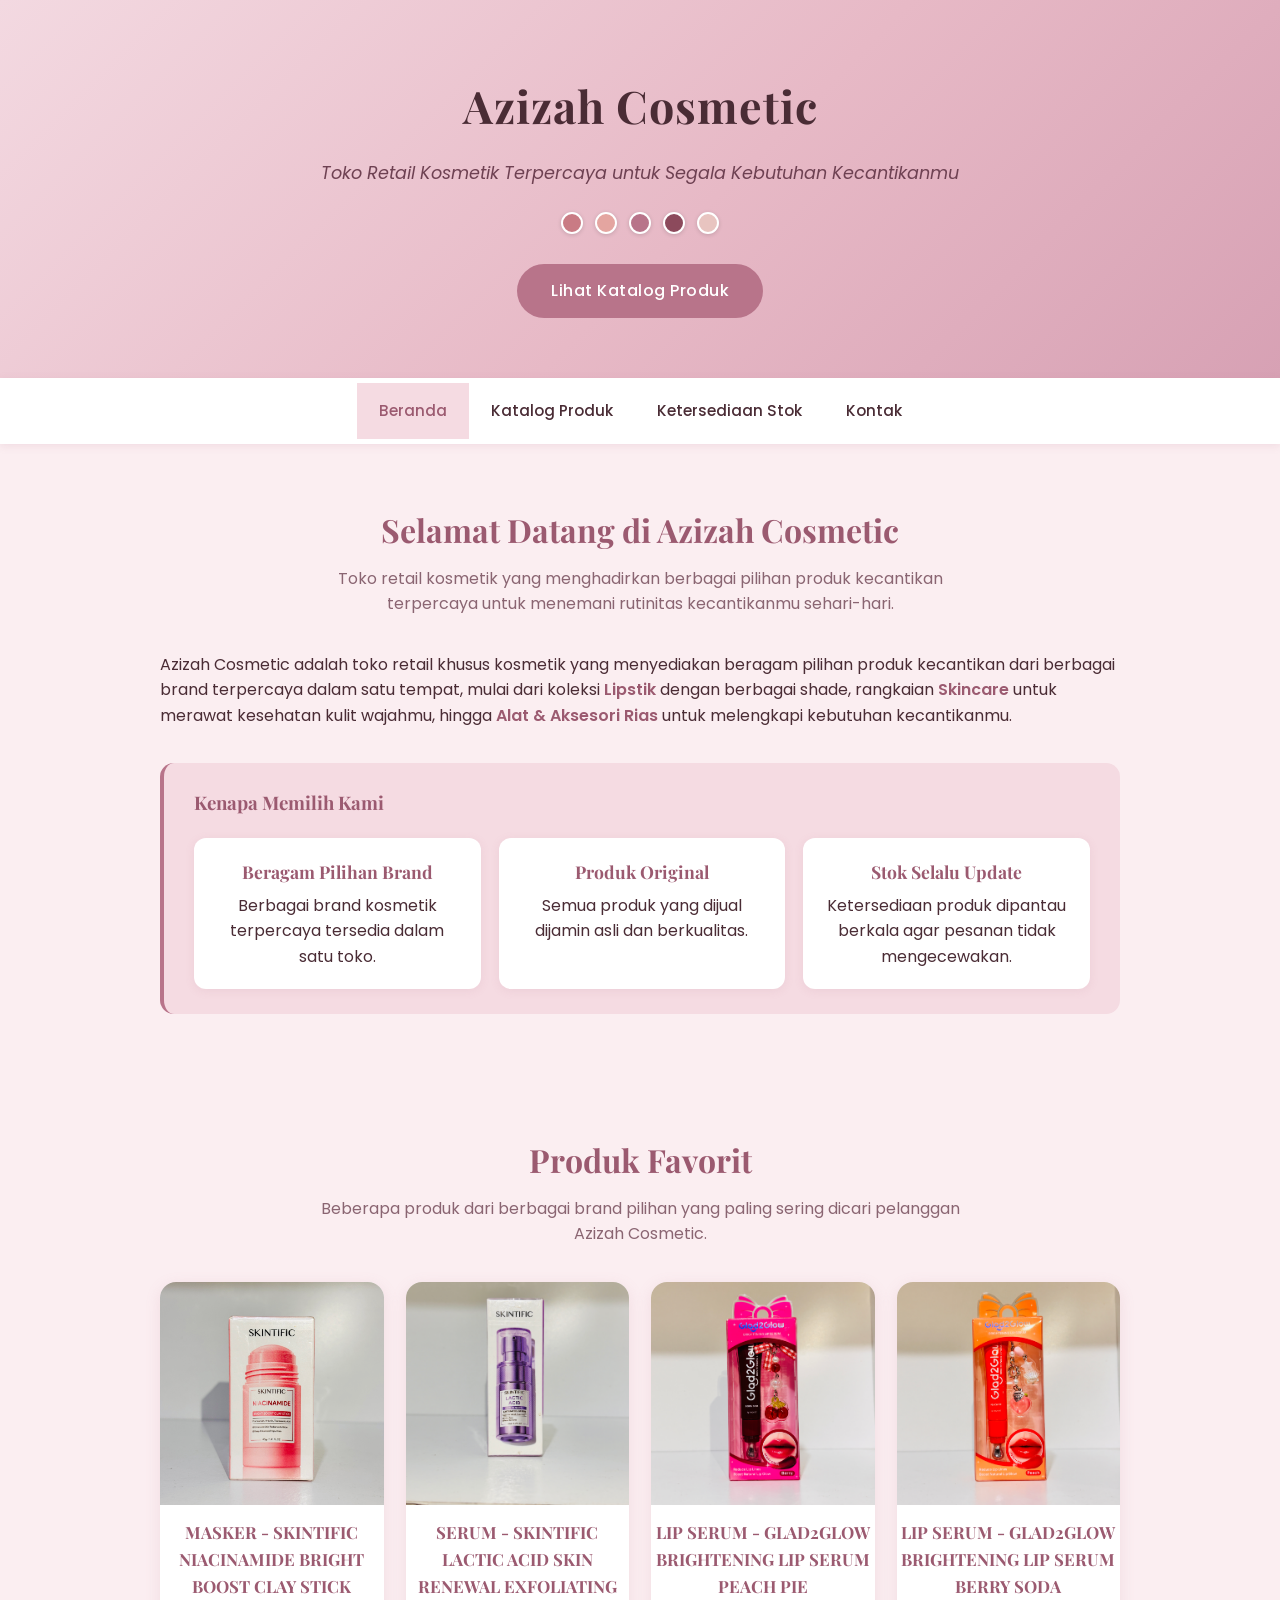
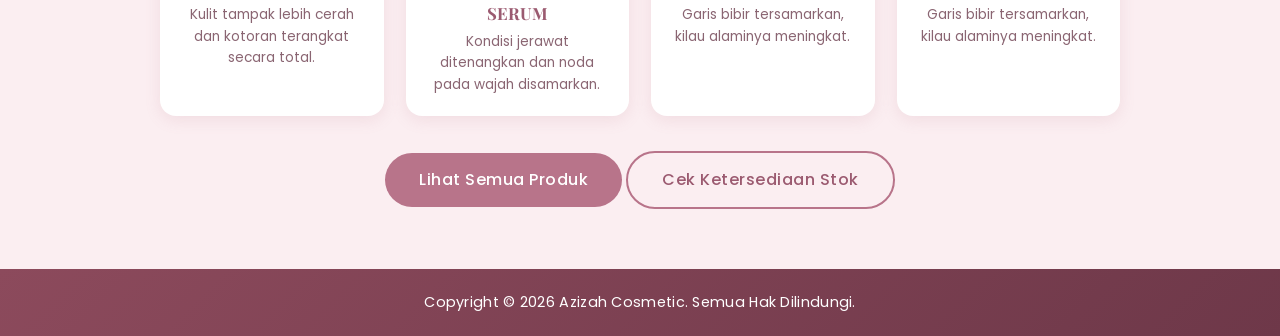
<file: index.html>
<!DOCTYPE html>
<html lang="id">
<head>
<meta charset="UTF-8">
<meta name="viewport" content="width=device-width, initial-scale=1.0">
<title>Azizah Cosmetic - Beranda</title>
<link rel="preconnect" href="https://fonts.googleapis.com">
<link href="https://fonts.googleapis.com/css2?family=Playfair+Display:ital,wght@0,500;0,600;0,700;1,500&family=Poppins:wght@300;400;500;600&display=swap" rel="stylesheet">
<link rel="stylesheet" href="style.css">
<style>
  /* Menimpa aturan dari style.css agar rasio 1:1 bisa berjalan */
  .produk-card .swatch-preview {
    position: relative;
    overflow: hidden;
    aspect-ratio: 1 / 1 !important; /* Memaksa kotak menjadi persegi 1:1 */
    width: 100%;
    height: auto !important; /* Membatalkan aturan height: 110px di style.css */
  }
  
  .produk-foto {
    width: 100%;
    height: 100%;
    object-fit: cover;
    display: block;
  }
  
  .produk-card .swatch-preview span {
    display: none;
    width: 100%;
    height: 100%;
  }
</style>
</head>
<body>

<header id="beranda">
  <h1>Azizah Cosmetic</h1>
  <p class="tagline">Toko Retail Kosmetik Terpercaya untuk Segala Kebutuhan Kecantikanmu</p>
  <div class="swatches">
    <span class="swatch-1"></span>
    <span class="swatch-2"></span>
    <span class="swatch-3"></span>
    <span class="swatch-4"></span>
    <span class="swatch-5"></span>
  </div>
  <a href="katalog.html" class="cta-button">Lihat Katalog Produk</a>
</header>

<nav class="menu">
  <a href="index.html" class="active">Beranda</a>
  <a href="katalog.html">Katalog Produk</a>
  <a href="stok.html">Ketersediaan Stok</a>
  <a href="kontak.html">Kontak</a>
</nav>

<section id="tentang">
  <h2 id="judul">Selamat Datang di Azizah Cosmetic</h2>
  <p class="subheading">
    Toko retail kosmetik yang menghadirkan berbagai pilihan produk kecantikan terpercaya
    untuk menemani rutinitas kecantikanmu sehari-hari.
  </p>
  <p>
    Azizah Cosmetic adalah toko retail khusus kosmetik yang menyediakan beragam pilihan
    produk kecantikan dari berbagai brand terpercaya dalam satu tempat, mulai dari koleksi
    <span class="highlight">Lipstik</span> dengan berbagai shade, rangkaian
    <span class="highlight">Skincare</span> untuk merawat kesehatan kulit wajahmu, hingga
    <span class="highlight">Alat & Aksesori Rias</span> untuk melengkapi kebutuhan
    kecantikanmu.
  </p>

  <div class="info-box">
    <h3>Kenapa Memilih Kami</h3>
    <div class="keunggulan">
      <div class="item">
        <strong>Beragam Pilihan Brand</strong>
        Berbagai brand kosmetik terpercaya tersedia dalam satu toko.
      </div>
      <div class="item">
        <strong>Produk Original</strong>
        Semua produk yang dijual dijamin asli dan berkualitas.
      </div>
      <div class="item">
        <strong>Stok Selalu Update</strong>
        Ketersediaan produk dipantau berkala agar pesanan tidak mengecewakan.
      </div>
    </div>
  </div>
</section>

<section id="produk-favorit">
  <h2 id="judul">Produk Favorit</h2>
  <p class="subheading">
    Beberapa produk dari berbagai brand pilihan yang paling sering dicari pelanggan
    Azizah Cosmetic.
  </p>
  <div class="produk-grid">
    <div class="produk-card">
      <div class="swatch-preview" style="background:#FBEEF1;">
        <img src="3.JPG" alt="Lipstik Matte - Rose Nude" class="produk-foto" onerror="this.style.display='none'; this.nextElementSibling.style.display='block';">
      </div>
      <h4>MASKER - SKINTIFIC NIACINAMIDE BRIGHT BOOST CLAY STICK</h4>
      <p>Kulit tampak lebih cerah dan kotoran terangkat secara total.</p>
    </div>
    <div class="produk-card">
      <div class="swatch-preview" style="background:#FBEEF1;">
        <img src="4.JPG" alt="Lipstik Matte - Rose Nude" class="produk-foto" onerror="this.style.display='none'; this.nextElementSibling.style.display='block';">
      </div>
      <h4>SERUM - SKINTIFIC LACTIC ACID SKIN RENEWAL EXFOLIATING SERUM</h4>
      <p>Kondisi jerawat ditenangkan dan noda pada wajah disamarkan.</p>
    </div>
   <div class="produk-card">
      <div class="swatch-preview" style="background:#FBEEF1;">
        <img src="7.JPG" alt="Lipstik Matte - Rose Nude" class="produk-foto" onerror="this.style.display='none'; this.nextElementSibling.style.display='block';">
      </div>
      <h4>LIP SERUM - GLAD2GLOW BRIGHTENING LIP SERUM PEACH PIE</h4>
      <p>Garis bibir tersamarkan, kilau alaminya meningkat.</p>
    </div>
    <div class="produk-card">
      <div class="swatch-preview" style="background:#FBEEF1;">
        <img src="8.JPG" alt="Lipstik Matte - Rose Nude" class="produk-foto" onerror="this.style.display='none'; this.nextElementSibling.style.display='block';">
      </div>
      <h4>LIP SERUM - GLAD2GLOW BRIGHTENING LIP SERUM BERRY SODA</h4>
      <p>Garis bibir tersamarkan, kilau alaminya meningkat.</p>
    </div>
  </div>
  <div class="cta-center">
    <a href="katalog.html" class="cta-button">Lihat Semua Produk</a>
    <a href="stok.html" class="cta-button outline">Cek Ketersediaan Stok</a>
  </div>
</section>

<footer>
  Copyright &copy; 2026 Azizah Cosmetic. Semua Hak Dilindungi.
</footer>

</body>
</html>
</file>
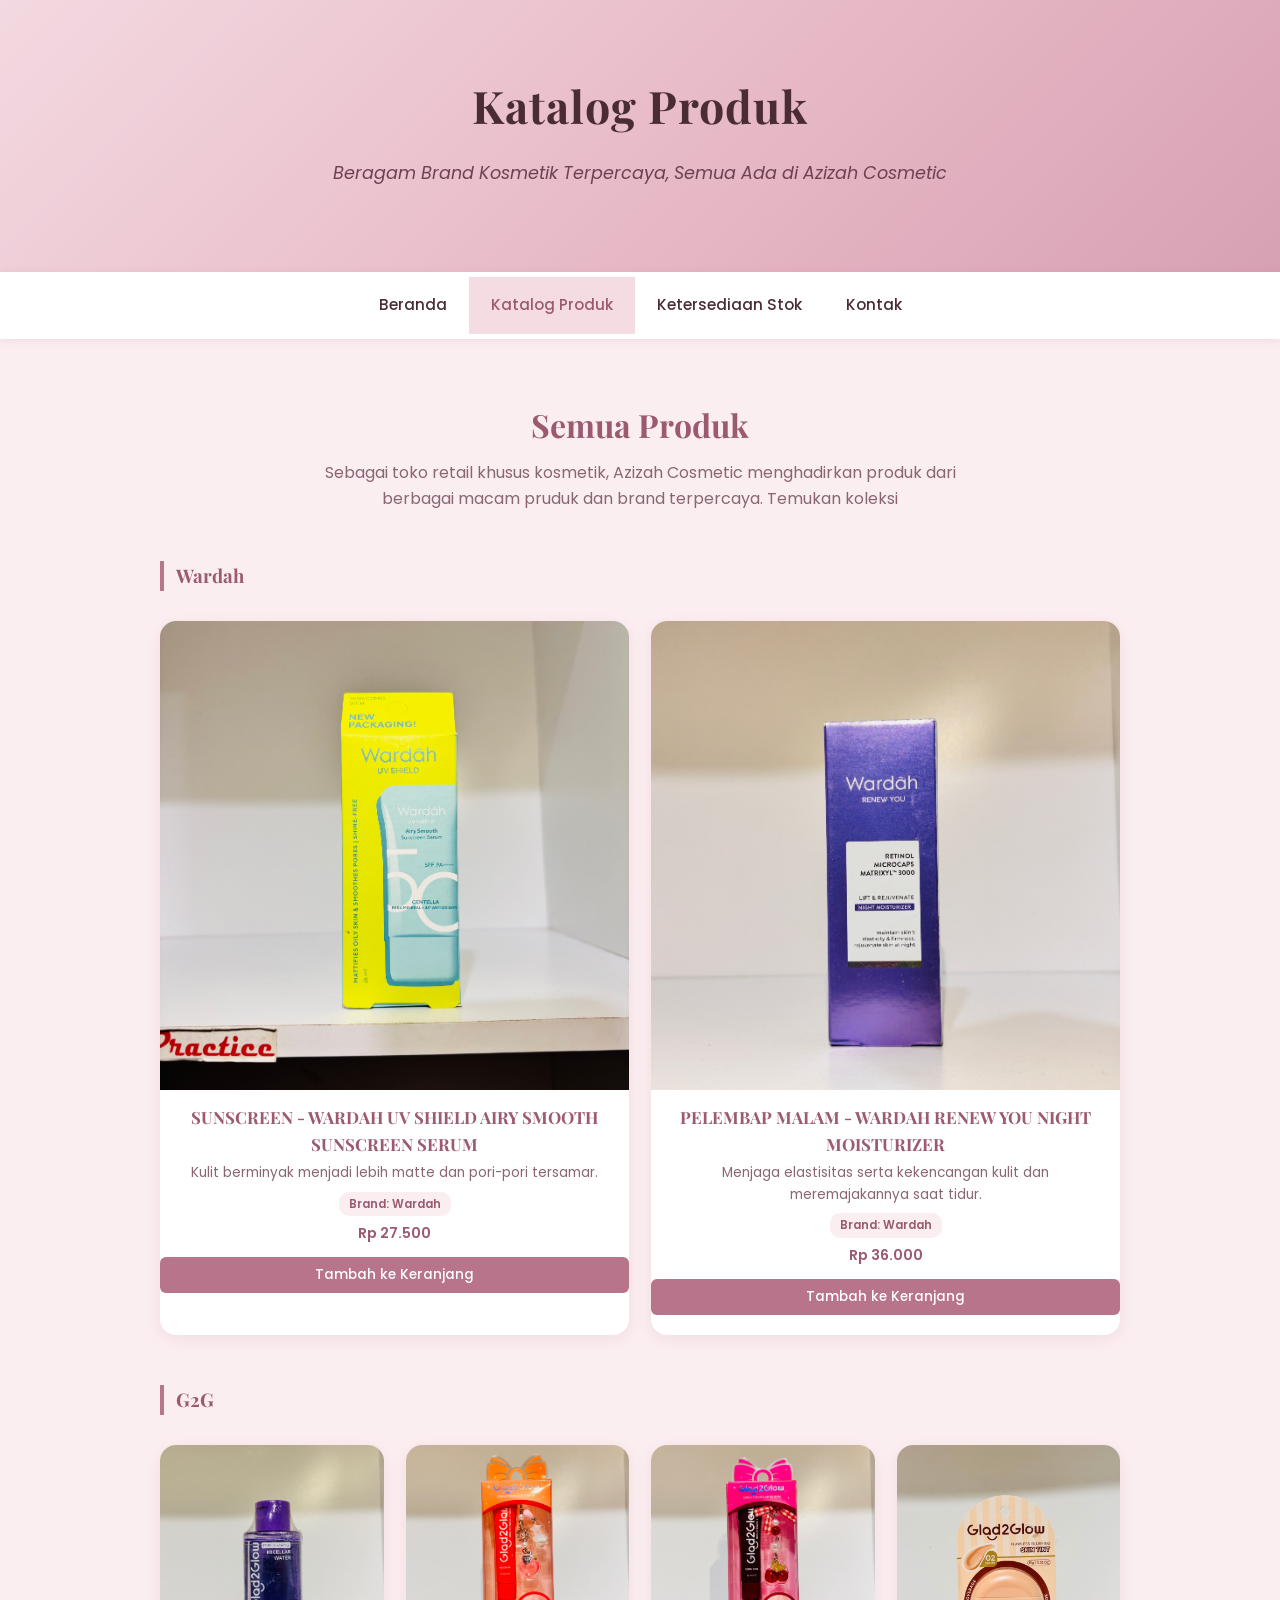
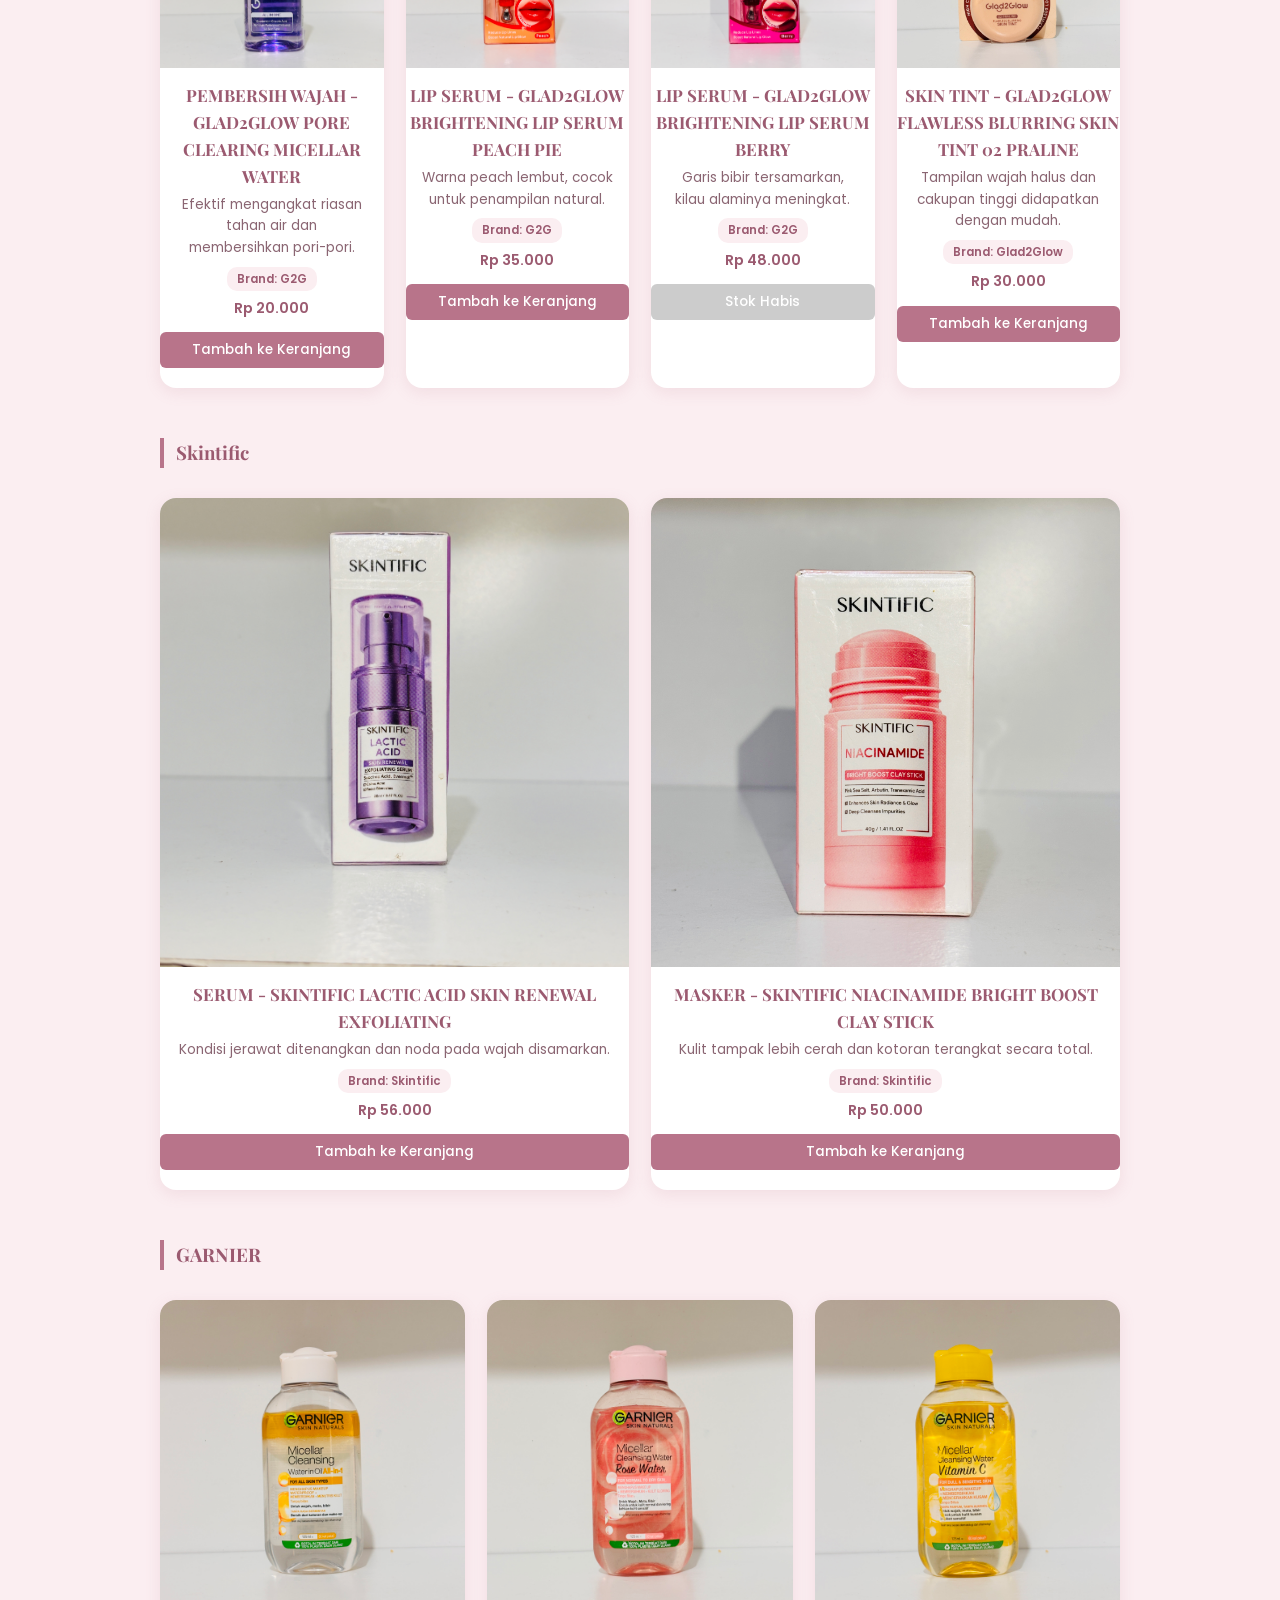
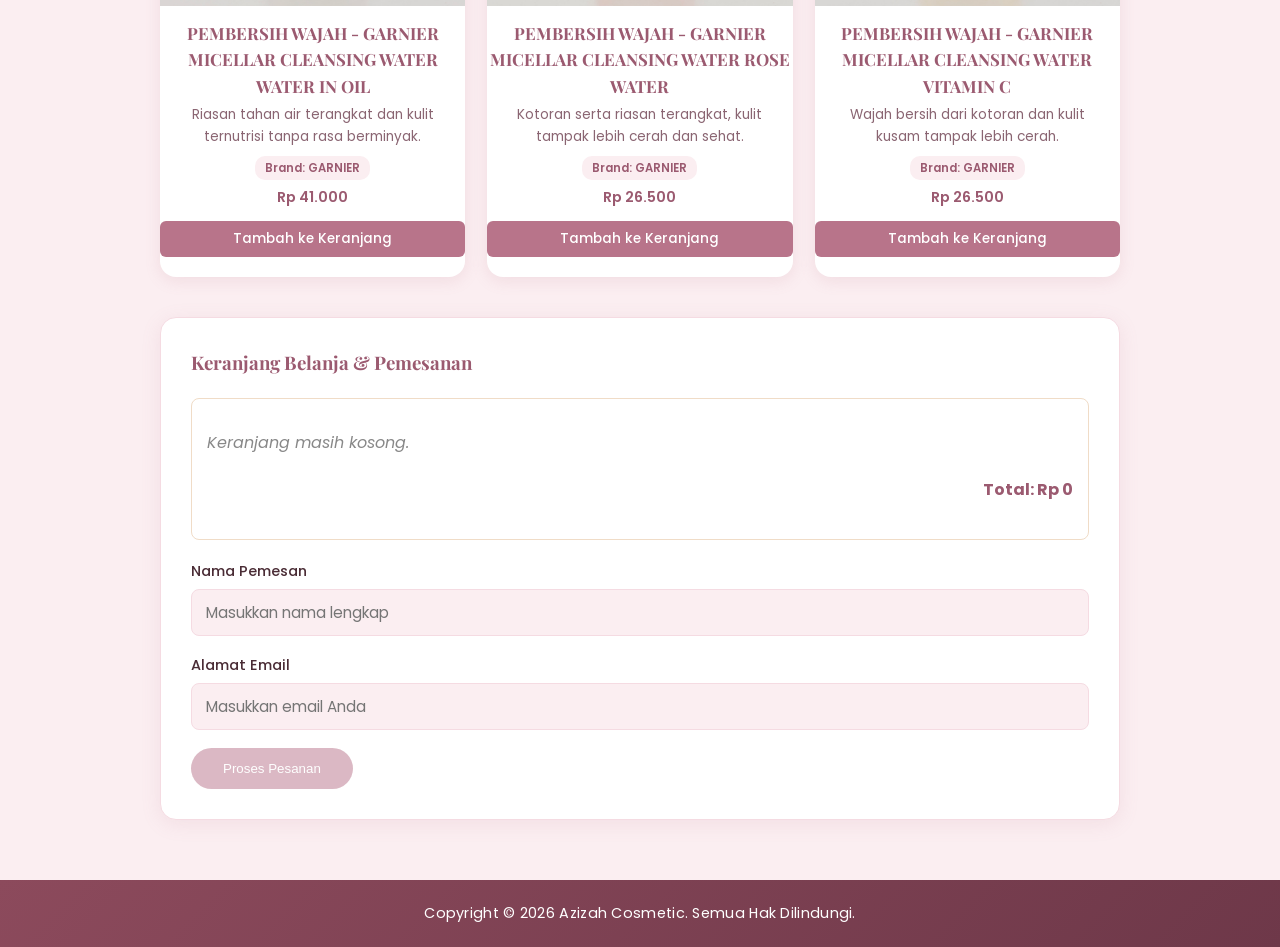
<file: katalog.html>
<!DOCTYPE html>
<html lang="id">
<head>
<meta charset="UTF-8">
<meta name="viewport" content="width=device-width, initial-scale=1.0">
<title>Azizah Cosmetic - Katalog Produk</title>
<link rel="preconnect" href="https://fonts.googleapis.com">
<link href="https://fonts.googleapis.com/css2?family=Playfair+Display:ital,wght@0,500;0,600;0,700;1,500&family=Poppins:wght@300;400;500;600&display=swap" rel="stylesheet">
<link rel="stylesheet" href="style.css">
<style>

  /* Menimpa aturan tinggi dari style.css agar gambar 1:1 */
  .produk-card .swatch-preview {
    position: relative;
    overflow: hidden;
    aspect-ratio: 1 / 1 !important;
    width: 100%;
    height: auto !important;
  }
  
  .produk-foto {
    width: 100%;
    height: 100%;
    object-fit: cover; /* Agar gambar tidak gepeng */
    display: block;
  }
  
  /* Sembunyikan kotak warna bawaan jika foto sedang ditampilkan */
  .produk-card .swatch-preview span {
    display: none;
    width: 100%;
    height: 100%;
  }
  
  .kategori-nav{
    display:flex;
    justify-content:center;
    flex-wrap:wrap;
    gap:10px;
    margin:30px 0 10px;
  }

  .kategori-nav a{
    background:var(--white);
    color:var(--rose-gold-dark);
    padding:9px 20px;
    border-radius:20px;
    font-size:0.88rem;
    font-weight:500;
    border:1px solid var(--pink-soft);
    transition:background-color 0.2s ease, color 0.2s ease;
  }

  .kategori-nav a:hover{
    background-color:var(--rose-gold);
    color:var(--white);
  }

  .kategori-blok{
    margin-top:50px;
    scroll-margin-top:130px;
  }

  .kategori-blok h3{
    color:var(--rose-gold-dark);
    border-left:4px solid var(--rose-gold);
    padding-left:12px;
    margin-bottom:6px;
  }

  .kategori-blok .deskripsi-kategori{
    color:var(--text-muted);
    font-size:0.9rem;
    margin:0 0 5px 16px;
  }

  .brand-tag{
    display:inline-block;
    background:var(--pink-blush, #FBEEF1);
    color:var(--rose-gold-dark, #9B5A70);
    font-size:0.72rem;
    font-weight:600;
    padding:3px 10px;
    border-radius:10px;
    margin-top:8px;
  }

  .produk-card .harga{
    color:var(--rose-gold-dark, #9B5A70);
    font-weight:600;
    font-size:0.9rem;
    margin-top:6px;
    margin-bottom: 12px;
  }

  /* Tambahan CSS untuk Tombol Keranjang */
  .btn-tambah {
    background-color: var(--rose-gold, #C97B84);
    color: white;
    border: none;
    padding: 8px 12px;
    border-radius: 6px;
    font-size: 0.85rem;
    font-weight: 500;
    cursor: pointer;
    width: 100%;
    transition: background-color 0.2s;
    font-family: 'Poppins', sans-serif;
  }

  .btn-tambah:hover:not([disabled]) {
    background-color: var(--rose-gold-dark, #9B5A70);
  }

  .btn-tambah:disabled {
    background-color: #cccccc;
    cursor: not-allowed;
  }
</style>
</head>
<body>

<header id="beranda-header">
  <h1>Katalog Produk</h1>
  <p class="tagline">Beragam Brand Kosmetik Terpercaya, Semua Ada di Azizah Cosmetic</p>
</header>

<nav class="menu">
  <a href="index.html">Beranda</a>
  <a href="katalog.html" class="active">Katalog Produk</a>
  <a href="stok.html">Ketersediaan Stok</a>
  <a href="kontak.html">Kontak</a>
</nav>

<section id="katalog">
  <h2 id="judul">Semua Produk</h2>
  <p class="subheading">
    Sebagai toko retail khusus kosmetik, Azizah Cosmetic menghadirkan produk dari
    berbagai macam pruduk dan brand terpercaya. Temukan koleksi <span class="highlight">
  </p>

<div class="kategori-blok" id="kategori-wardah">
  <h3>Wardah</h3>
  <div class="produk-grid">
    <div class="produk-card">
      <div class="swatch-preview" style="background:#FBEEF1;">
        <!-- Masukkan nama file foto produk Anda pada bagian src="" -->
        <img src="5.JPG" alt="Lipstik Matte - Rose Nude" class="produk-foto" onerror="this.style.display='none'; this.nextElementSibling.style.display='block';">
        <!-- Kotak warna ini akan otomatis muncul jika foto gagal dimuat -->
        <span style="background:#C97B84;"></span>
      </div>
      <h4>SUNSCREEN - WARDAH UV SHIELD AIRY SMOOTH SUNSCREEN SERUM</h4>
      <p>Kulit berminyak menjadi lebih matte dan pori-pori tersamar.</p>
      <div class="brand-tag">Brand: Wardah</div>
      <p class="harga">Rp 27.500</p>
      <button type="button" class="btn-tambah" data-nama="SUNSCREEN - WARDAH UV SHIELD AIRY SMOOTH SUNSCREEN SERUM" data-harga="27500">Tambah ke Keranjang</button>
    </div>
    <div class="produk-card">
      <div class="swatch-preview" style="background:#FBEEF1;">
        <!-- Masukkan nama file foto produk Anda pada bagian src="" -->
        <img src="6.JPG" alt="Lipstik Matte - Rose Nude" class="produk-foto" onerror="this.style.display='none'; this.nextElementSibling.style.display='block';">
        <!-- Kotak warna ini akan otomatis muncul jika foto gagal dimuat -->
        <span style="background:#C97B84;"></span>
      </div>
      <h4>PELEMBAP MALAM - WARDAH RENEW YOU NIGHT MOISTURIZER</h4>
      <p>Menjaga elastisitas serta kekencangan kulit dan meremajakannya saat tidur.</p>
      <div class="brand-tag">Brand: Wardah</div>
      <p class="harga">Rp 36.000</p>
      <button type="button" class="btn-tambah" data-nama="PELEMBAP MALAM - WARDAH RENEW YOU NIGHT MOISTURIZER" data-harga="36000">Tambah ke Keranjang</button>
    </div>
  </div>
</div>

<div class="kategori-blok" id="kategori-g2g">
  <h3>G2G</h3>
  <div class="produk-grid">
    <div class="produk-card">
      <div class="swatch-preview" style="background:#FBEEF1;">
        <!-- Masukkan nama file foto produk Anda pada bagian src="" -->
        <img src="2.JPG" alt="Lipstik Matte - Rose Nude" class="produk-foto" onerror="this.style.display='none'; this.nextElementSibling.style.display='block';">
        <!-- Kotak warna ini akan otomatis muncul jika foto gagal dimuat -->
        <span style="background:#C97B84;"></span>
      </div>
      <h4>PEMBERSIH WAJAH - GLAD2GLOW PORE CLEARING MICELLAR WATER</h4>
      <p>Efektif mengangkat riasan tahan air dan membersihkan pori-pori.</p>
      <div class="brand-tag">Brand: G2G</div>
      <p class="harga">Rp 20.000</p>
      <button type="button" class="btn-tambah" data-nama="PEMBERSIH WAJAH - GLAD2GLOW PORE CLEARING MICELLAR WATER" data-harga="20000">Tambah ke Keranjang</button>
    </div>
    <div class="produk-card">
      <div class="swatch-preview" style="background:#FBEEF1;">
        <!-- Masukkan nama file foto produk Anda pada bagian src="" -->
        <img src="8.JPG" alt="Lipstik Matte - Rose Nude" class="produk-foto" onerror="this.style.display='none'; this.nextElementSibling.style.display='block';">
        <!-- Kotak warna ini akan otomatis muncul jika foto gagal dimuat -->
        <span style="background:#C97B84;"></span>
      </div>
      <h4>LIP SERUM - GLAD2GLOW BRIGHTENING LIP SERUM PEACH PIE</h4>
      <p>Warna peach lembut, cocok untuk penampilan natural.</p>
      <div class="brand-tag">Brand: G2G</div>
      <p class="harga">Rp 35.000</p>
      <button type="button" class="btn-tambah" data-nama="LIP SERUM - GLAD2GLOW BRIGHTENING LIP SERUM PEACH PIE" data-harga="35000">Tambah ke Keranjang</button>
    </div>
    <div class="produk-card">
      <div class="swatch-preview" style="background:#FBEEF1;">
        <!-- Masukkan nama file foto produk Anda pada bagian src="" -->
        <img src="7.JPG" alt="Lipstik Matte - Rose Nude" class="produk-foto" onerror="this.style.display='none'; this.nextElementSibling.style.display='block';">
        <!-- Kotak warna ini akan otomatis muncul jika foto gagal dimuat -->
        <span style="background:#C97B84;"></span>
      </div>
      <h4>LIP SERUM - GLAD2GLOW BRIGHTENING LIP SERUM BERRY</h4>
      <p>Garis bibir tersamarkan, kilau alaminya meningkat.</p>
      <div class="brand-tag">Brand: G2G</div>
      <p class="harga">Rp 48.000</p>
      <button type="button" class="btn-tambah" data-nama="LIP SERUM - GLAD2GLOW BRIGHTENING LIP SERUM BERRY" data-harga="48000" disabled>Stok Habis</button>
    </div>
    <div class="produk-card">
      <div class="swatch-preview" style="background:#FBEEF1;">
        <!-- Masukkan nama file foto produk Anda pada bagian src="" -->
        <img src="12.JPG" alt="Lipstik Matte - Rose Nude" class="produk-foto" onerror="this.style.display='none'; this.nextElementSibling.style.display='block';">
        <!-- Kotak warna ini akan otomatis muncul jika foto gagal dimuat -->
        <span style="background:#C97B84;"></span>
      </div>
      <h4>SKIN TINT - GLAD2GLOW FLAWLESS BLURRING SKIN TINT 02 PRALINE</h4>
      <p>Tampilan wajah halus dan cakupan tinggi didapatkan dengan mudah.</p>
      <div class="brand-tag">Brand: Glad2Glow</div>
      <p class="harga">Rp 30.000</p>
      <button type="button" class="btn-tambah" data-nama="SKIN TINT - GLAD2GLOW FLAWLESS BLURRING SKIN TINT 02 PRALINE" data-harga="30000">Tambah ke Keranjang</button>
    </div>
  </div>
</div>

<div class="kategori-blok" id="kategori-skintific">
  <h3>Skintific</h3>
  <div class="produk-grid">
    <div class="produk-card">
      <div class="swatch-preview" style="background:#FBEEF1;">
        <!-- Masukkan nama file foto produk Anda pada bagian src="" -->
        <img src="4.JPG" alt="Lipstik Matte - Rose Nude" class="produk-foto" onerror="this.style.display='none'; this.nextElementSibling.style.display='block';">
        <!-- Kotak warna ini akan otomatis muncul jika foto gagal dimuat -->
        <span style="background:#C97B84;"></span>
      </div>
      <h4>SERUM - SKINTIFIC LACTIC ACID SKIN RENEWAL EXFOLIATING</h4>
      <p>Kondisi jerawat ditenangkan dan noda pada wajah disamarkan.</p>
      <div class="brand-tag">Brand: Skintific</div>
      <p class="harga">Rp 56.000</p>
      <button type="button" class="btn-tambah" data-nama="SERUM - SKINTIFIC LACTIC ACID SKIN RENEWAL EXFOLIATING" data-harga="56000">Tambah ke Keranjang</button>
    </div>
    <div class="produk-card">
      <div class="swatch-preview" style="background:#FBEEF1;">
        <!-- Masukkan nama file foto produk Anda pada bagian src="" -->
        <img src="3.JPG" alt="Lipstik Matte - Rose Nude" class="produk-foto" onerror="this.style.display='none'; this.nextElementSibling.style.display='block';">
        <!-- Kotak warna ini akan otomatis muncul jika foto gagal dimuat -->
        <span style="background:#C97B84;"></span>
      </div>
      <h4>MASKER - SKINTIFIC NIACINAMIDE BRIGHT BOOST CLAY STICK</h4>
      <p>Kulit tampak lebih cerah dan kotoran terangkat secara total.</p>
      <div class="brand-tag">Brand: Skintific</div>
      <p class="harga">Rp 50.000</p>
      <button type="button" class="btn-tambah" data-nama="MASKER - SKINTIFIC NIACINAMIDE BRIGHT BOOST CLAY STICK" data-harga="50000">Tambah ke Keranjang</button>
    </div>
  </div>
</div>

<div class="kategori-blok" id="kategori-garnier">
  <h3>GARNIER</h3>
  <div class="produk-grid">
    <div class="produk-card">
      <div class="swatch-preview" style="background:#FBEEF1;">
        <!-- Masukkan nama file foto produk Anda pada bagian src="" -->
        <img src="9.JPG" alt="Lipstik Matte - Rose Nude" class="produk-foto" onerror="this.style.display='none'; this.nextElementSibling.style.display='block';">
        <!-- Kotak warna ini akan otomatis muncul jika foto gagal dimuat -->
        <span style="background:#C97B84;"></span>
      </div>
      <h4>PEMBERSIH WAJAH - GARNIER MICELLAR CLEANSING WATER WATER IN OIL</h4>
      <p>Riasan tahan air terangkat dan kulit ternutrisi tanpa rasa berminyak.</p>
      <div class="brand-tag">Brand: GARNIER</div>
      <p class="harga">Rp 41.000</p>
      <button type="button" class="btn-tambah" data-nama="PEMBERSIH WAJAH - GARNIER MICELLAR CLEANSING WATER WATER IN OIL" data-harga="41000">Tambah ke Keranjang</button>
    </div>
    <div class="produk-card">
      <div class="swatch-preview" style="background:#FBEEF1;">
        <!-- Masukkan nama file foto produk Anda pada bagian src="" -->
        <img src="10.JPG" alt="Lipstik Matte - Rose Nude" class="produk-foto" onerror="this.style.display='none'; this.nextElementSibling.style.display='block';">
        <!-- Kotak warna ini akan otomatis muncul jika foto gagal dimuat -->
        <span style="background:#C97B84;"></span>
      </div>
      <h4>PEMBERSIH WAJAH - GARNIER MICELLAR CLEANSING WATER ROSE WATER</h4>
      <p>Kotoran serta riasan terangkat, kulit tampak lebih cerah dan sehat.</p>
      <div class="brand-tag">Brand: GARNIER</div>
      <p class="harga">Rp 26.500</p>
      <button type="button" class="btn-tambah" data-nama="PEMBERSIH WAJAH - GARNIER MICELLAR CLEANSING WATER ROSE WATER" data-harga="26500">Tambah ke Keranjang</button>
    </div>
    <div class="produk-card">
      <div class="swatch-preview" style="background:#FBEEF1;">
        <!-- Masukkan nama file foto produk Anda pada bagian src="" -->
        <img src="11.JPG" alt="Lipstik Matte - Rose Nude" class="produk-foto" onerror="this.style.display='none'; this.nextElementSibling.style.display='block';">
        <!-- Kotak warna ini akan otomatis muncul jika foto gagal dimuat -->
        <span style="background:#C97B84;"></span>
      </div>
      <h4>PEMBERSIH WAJAH - GARNIER MICELLAR CLEANSING WATER VITAMIN C</h4>
      <p>Wajah bersih dari kotoran dan kulit kusam tampak lebih cerah.</p>
      <div class="brand-tag">Brand: GARNIER</div>
      <p class="harga">Rp 26.500</p>
      <button type="button" class="btn-tambah" data-nama="PEMBERSIH WAJAH - GARNIER MICELLAR CLEANSING WATER VITAMIN C" data-harga="26500">Tambah ke Keranjang</button>
    </div>
  </div>
</div>



  <div class="formulir">
    <h3>Keranjang Belanja & Pemesanan</h3>
    
    <div id="area-keranjang" style="margin-bottom: 20px; background: #fff; padding: 15px; border-radius: 8px; border: 1px solid #f0dcc7;">
      <ul id="daftar-item" style="list-style-type: none; padding-left: 0; margin-bottom: 15px;">
        <li style="color: #888; font-style: italic;">Keranjang masih kosong.</li>
      </ul>
      <h4 style="text-align: right; color: #9B5A70; font-family: 'Poppins', sans-serif;">Total: Rp <span id="total-harga">0</span></h4>
    </div>

    <form id="form-checkout" action="proses_pesanan.php" method="POST">
      <div class="form-group">
        <label for="nama_pemesan">Nama Pemesan</label>
        <input type="text" id="nama_pemesan" name="nama_pemesan" placeholder="Masukkan nama lengkap" required>
      </div>

      <div class="form-group">
        <label for="email_pemesan">Alamat Email</label>
        <input type="email" id="email_pemesan" name="email_pemesan" placeholder="Masukkan email Anda" required>
      </div>

      <input type="hidden" id="data_keranjang" name="data_keranjang" value="">
      <input type="hidden" id="total_pembayaran" name="total_pembayaran" value="0">

      <input type="submit" value="Proses Pesanan" id="btn-submit" disabled style="opacity: 0.5;">
    </form>
  </div>
</section>

<footer>
  Copyright &copy; 2026 Azizah Cosmetic. Semua Hak Dilindungi.
</footer>

<script>
  // Array untuk menyimpan data produk
  let keranjang = [];

  const daftarItemUI = document.getElementById('daftar-item');
  const totalHargaUI = document.getElementById('total-harga');
  const inputDataKeranjang = document.getElementById('data_keranjang');
  const inputTotalPembayaran = document.getElementById('total_pembayaran');
  const btnSubmit = document.getElementById('btn-submit');

  // Format angka ke Rupiah
  const formatRupiah = (angka) => {
    return new Intl.NumberFormat('id-ID').format(angka);
  };

  // Fungsi memperbarui tampilan keranjang
  function updateKeranjangUI() {
    daftarItemUI.innerHTML = '';
    let total = 0;

    if (keranjang.length === 0) {
      daftarItemUI.innerHTML = '<li style="color: #888; font-style: italic;">Keranjang masih kosong.</li>';
      btnSubmit.disabled = true;
      btnSubmit.style.opacity = '0.5';
    } else {
      btnSubmit.disabled = false;
      btnSubmit.style.opacity = '1';
      
      keranjang.forEach((item, index) => {
        const subtotal = item.harga * item.jumlah;
        total += subtotal;

        const li = document.createElement('li');
        li.style.display = 'flex';
        li.style.justifyContent = 'space-between';
        li.style.marginBottom = '8px';
        li.style.borderBottom = '1px dashed #ccc';
        li.style.paddingBottom = '5px';
        li.style.fontFamily = "'Poppins', sans-serif";
        li.style.fontSize = "0.9rem";
        
       li.innerHTML = `
          <div style="display: flex; flex-direction: column;">
            <span>${item.nama}</span>
            <div style="margin-top: 4px; display: flex; align-items: center; gap: 8px;">
              <button type="button" onclick="kurangiJumlah(${index})" style="background:#f0dcc7; color:#9B5A70; border:none; border-radius:4px; width:24px; height:24px; cursor:pointer; font-weight:bold;">-</button>
              <span style="font-size: 0.9rem; font-weight: 500; min-width: 15px; text-align: center;">${item.jumlah}</span>
              <button type="button" onclick="tambahJumlah(${index})" style="background:#f0dcc7; color:#9B5A70; border:none; border-radius:4px; width:24px; height:24px; cursor:pointer; font-weight:bold;">+</button>
            </div>
          </div>
          <div style="display: flex; align-items: center;">
            <span style="margin-right: 10px;">Rp ${formatRupiah(subtotal)}</span>
            <button type="button" onclick="hapusItem(${index})" style="background:#e74c3c; color:white; border:none; padding:4px 8px; border-radius:4px; cursor:pointer; font-size:12px;" title="Hapus Produk">X</button>
          </div>
        `;
        daftarItemUI.appendChild(li);
      });
    }

    // Update total harga & hidden inputs
    totalHargaUI.innerText = formatRupiah(total);
    inputTotalPembayaran.value = total;
    inputDataKeranjang.value = JSON.stringify(keranjang);
  }

  // Fungsi menambah item ke keranjang
  function tambahKeKeranjang(nama, harga) {
    // Cek apakah barang sudah ada di keranjang
    const itemIndex = keranjang.findIndex(item => item.nama === nama);
    
    if (itemIndex > -1) {
      keranjang[itemIndex].jumlah += 1; // Tambah kuantitas
    } else {
      keranjang.push({ nama: nama, harga: parseInt(harga), jumlah: 1 }); // Produk baru
    }
    
    updateKeranjangUI();
  }

  // Fungsi menghapus item dari keranjang
  function hapusItem(index) {
    keranjang.splice(index, 1);
    updateKeranjangUI();
  }

  // Fungsi untuk mengurangi jumlah item
  function kurangiJumlah(index) {
    // Jika jumlah lebih dari 1, kurangi 1
    if (keranjang[index].jumlah > 1) {
      keranjang[index].jumlah -= 1;
    } else {
      // Jika jumlahnya 1 dan tombol minus ditekan, hapus produk dari keranjang
      hapusItem(index);
      return; // Berhenti di sini agar tidak menjalankan update dua kali
    }
    updateKeranjangUI();
  }

  // Fungsi untuk menambah jumlah item dari dalam keranjang
  function tambahJumlah(index) {
    keranjang[index].jumlah += 1;
    updateKeranjangUI();
  }

  // Event listener untuk semua tombol "Tambah ke Keranjang"
  document.querySelectorAll('.btn-tambah').forEach(button => {
    button.addEventListener('click', function() {
      // Jika tombol disabled (stok habis), abaikan
      if(this.disabled) return;

      const nama = this.getAttribute('data-nama');
      const harga = this.getAttribute('data-harga');
      tambahKeKeranjang(nama, harga);
      
      // Feedback visual sederhana pada tombol
      const teksAsli = this.innerText;
      this.innerText = "Berhasil Ditambah!";
      this.style.backgroundColor = "#8C2E2E";
      setTimeout(() => { 
        this.innerText = teksAsli; 
        this.style.backgroundColor = ""; 
      }, 1000);
    });
  });
  // Mengambil alih fungsi form saat disubmit
  document.getElementById('form-checkout').addEventListener('submit', function(e) {
    e.preventDefault(); // Mencegah halaman pindah ke PHP / blank

    // Ambil data pelanggan
    const nama = document.getElementById('nama_pemesan').value;
    const email = document.getElementById('email_pemesan').value;
    const total = document.getElementById('total_pembayaran').value;
    
    // Pastikan keranjang tidak kosong
    if (keranjang.length === 0) {
      alert("Keranjang belanja Anda masih kosong!");
      return;
    }

    // Susun format pesan WhatsApp
    let teksPesanan = `Halo Azizah Cosmetic! 🛍️\nSaya ingin memesan produk berikut:\n\n`;
    
    keranjang.forEach(item => {
      teksPesanan += `- ${item.nama} (${item.jumlah}x)\n`;
    });

    teksPesanan += `\n*Total Harga: Rp ${formatRupiah(total)}*\n\n`;
    teksPesanan += `Data Pemesan:\nNama: ${nama}\nEmail: ${email}\n\nMohon informasi nomor rekening untuk pembayarannya ya. Terima kasih! ✨`;

    // Ganti 6281234567890 dengan nomor WhatsApp asli toko Anda
    const nomorWA = "62083861441588"; 
    
    // Buat link WhatsApp dan buka di tab baru
    const urlWA = `https://wa.me/${62083861441588}?text=${encodeURIComponent(teksPesanan)}`;
    window.open(urlWA, '_blank');
  });
</script>
</body>
</html>
</file>
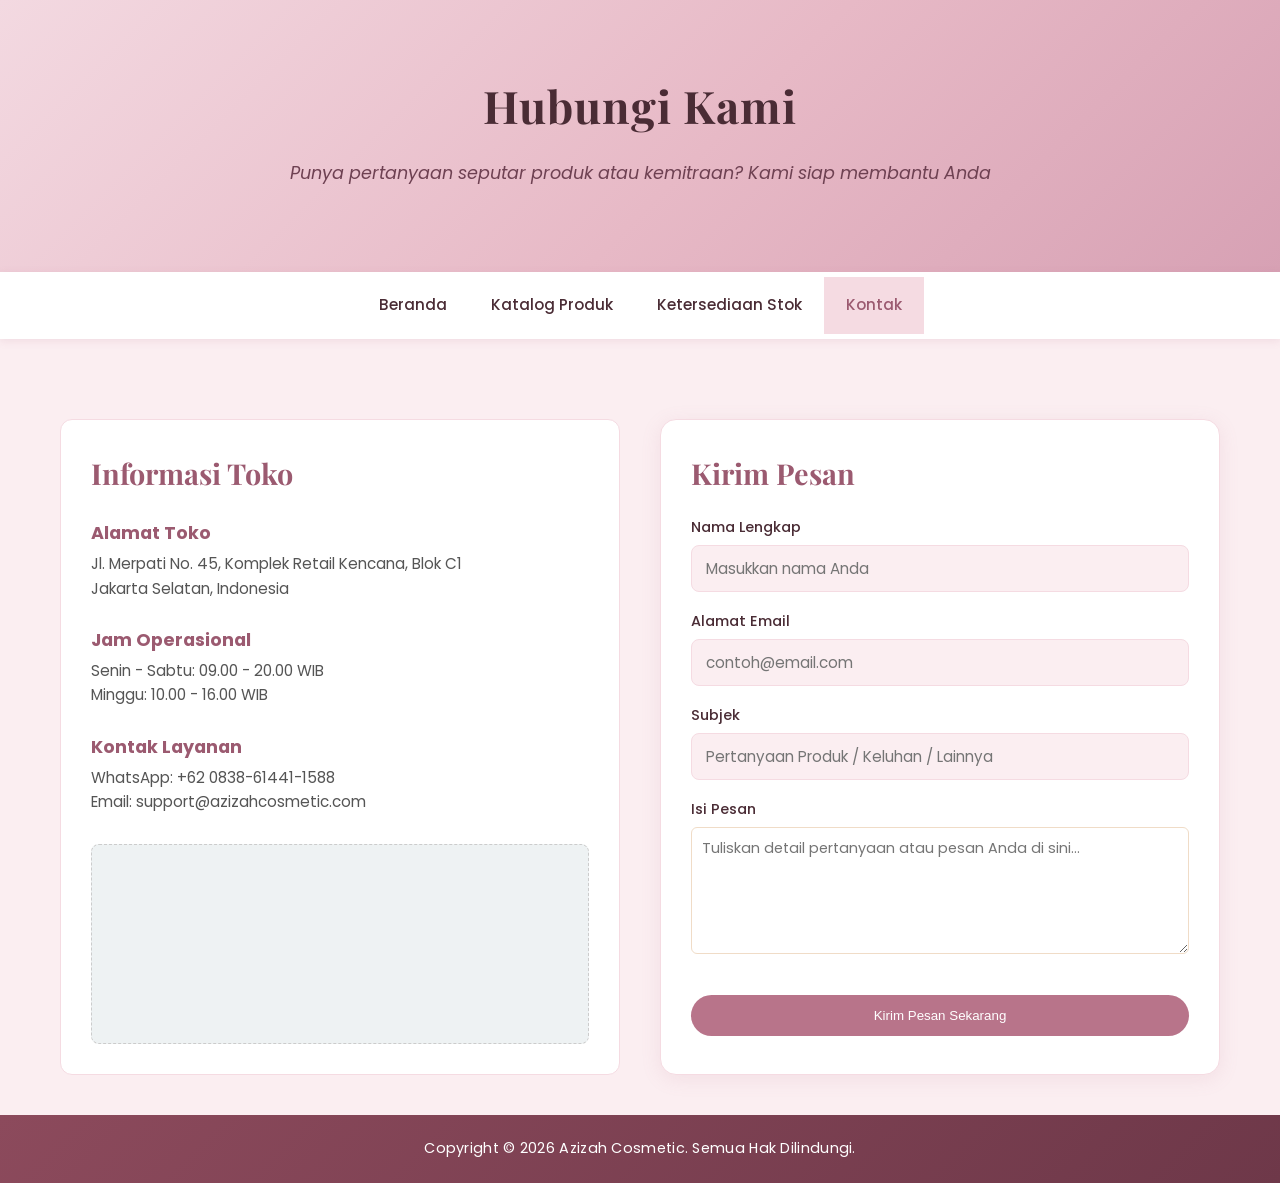
<file: kontak.html>
<!DOCTYPE html>
<html lang="id">
<head>
<meta charset="UTF-8">
<meta name="viewport" content="width=device-width, initial-scale=1.0">
<title>Azizah Cosmetic - Kontak Kami</title>
<link rel="preconnect" href="https://fonts.googleapis.com">
<link href="https://fonts.googleapis.com/css2?family=Playfair+Display:ital,wght@0,500;0,600;0,700;1,500&family=Poppins:wght@300;400;500;600&display=swap" rel="stylesheet">
<link rel="stylesheet" href="style.css">
<style>
  /* Layout Grid Utama untuk Kontak */
  .kontak-container {
    display: grid;
    grid-template-columns: 1fr 1fr;
    gap: 40px;
    margin-top: 40px;
  }

  @media (max-width: 768px) {
    .kontak-container {
      grid-template-columns: 1fr;
    }
  }

  /* Info Detail Toko */
  .info-wrapper {
    background: var(--white, #ffffff);
    padding: 30px;
    border-radius: 12px;
    border: 1px solid var(--pink-soft, #f0dcc7);
  }

  .info-item {
    margin-bottom: 25px;
    font-family: 'Poppins', sans-serif;
  }

  .info-item h4 {
    color: var(--rose-gold-dark, #9B5A70);
    margin-bottom: 5px;
    font-size: 1.1rem;
  }

  .info-item p {
    color: #555;
    margin: 0;
    line-height: 1.6;
    font-size: 0.95rem;
  }

  /* Area Peta Simulasi */
  .peta-box {
    margin-top: 30px;
    height: 200px;
    background: #eef2f3;
    border-radius: 8px;
    display: flex;
    align-items: center;
    justify-content: center;
    color: #888;
    border: 1px dashed #ccc;
    font-family: 'Poppins', sans-serif;
    font-size: 0.9rem;
  }

  /* Feedback Alert Sukses */
  .alert-sukses {
    display: none;
    background-color: #d4edda;
    color: #155724;
    padding: 15px;
    border-radius: 8px;
    margin-bottom: 20px;
    font-family: 'Poppins', sans-serif;
    font-size: 0.9rem;
    border: 1px solid #c3e6cb;
  }
</style>
</head>
<body>

<header id="beranda-header">
  <h1>Hubungi Kami</h1>
  <p class="tagline">Punya pertanyaan seputar produk atau kemitraan? Kami siap membantu Anda</p>
</header>

<nav class="menu">
  <a href="index.html">Beranda</a>
  <a href="katalog.html">Katalog Produk</a>
  <a href="stok.html">Ketersediaan Stok</a>
  <a href="kontak.html" class="active">Kontak</a>
</nav>

<section id="kontak-section" style="max-width: 1200px; margin: 0 auto; padding: 40px 20px;">
  <div class="kontak-container">
    
    <div class="info-wrapper">
      <h3 style="color: var(--rose-gold-dark, #9B5A70); font-family: 'Playfair Display', serif; margin-bottom: 20px; font-size: 1.8rem;">Informasi Toko</h3>
      
      <div class="info-item">
        <h4>Alamat Toko</h4>
        <p>Jl. Merpati No. 45, Komplek Retail Kencana, Blok C1<br>Jakarta Selatan, Indonesia</p>
      </div>

      <div class="info-item">
        <h4>Jam Operasional</h4>
        <p>Senin - Sabtu: 09.00 - 20.00 WIB<br>Minggu: 10.00 - 16.00 WIB</p>
      </div>

      <div class="info-item">
        <h4>Kontak Layanan</h4>
        <p>WhatsApp: +62 0838-61441-1588<br>Email: support@azizahcosmetic.com</p>
      </div>

      <div class="peta-box">
  <!-- Letakkan iframe Google Maps di sini -->
  <iframe src="https://www.google.com/maps/embed?pb=..." width="100%" height="100%" style="border:0;" allowfullscreen="" loading="lazy" referrerpolicy="no-referrer-when-downgrade"></iframe>
</div>
    </div>

    <div class="formulir" style="margin-top: 0; height: 100%;">
      <h3 style="color: var(--rose-gold-dark, #9B5A70); font-family: 'Playfair Display', serif; margin-bottom: 20px; font-size: 1.8rem;">Kirim Pesan</h3>
      
      <div id="pesan-sukses" class="alert-sukses">
        Terima kasih! Pesan Anda telah berhasil dikirim. Tim kami akan segera menghubungi Anda.
      </div>

      <form id="form-kontak">
        <div class="form-group">
          <label for="nama">Nama Lengkap</label>
          <input type="text" id="nama" name="nama" placeholder="Masukkan nama Anda" required>
        </div>

        <div class="form-group">
          <label for="email">Alamat Email</label>
          <input type="email" id="email" name="email" placeholder="contoh@email.com" required>
        </div>

        <div class="form-group">
          <label for="subjek">Subjek</label>
          <input type="text" id="subjek" name="subjek" placeholder="Pertanyaan Produk / Keluhan / Lainnya" required>
        </div>

        <div class="form-group">
          <label for="pesan">Isi Pesan</label>
          <textarea id="pesan" name="pesan" rows="5" placeholder="Tuliskan detail pertanyaan atau pesan Anda di sini..." style="width: 100%; padding: 10px; border: 1px solid #f0dcc7; border-radius: 6px; font-family: 'Poppins', sans-serif; font-size: 0.9rem; resize: vertical;" required></textarea>
        </div>

        <input type="submit" value="Kirim Pesan Sekarang" style="width: 100%; margin-top: 15px;">
      </form>
    </div>

  </div>
</section>

<footer>
  Copyright &copy; 2026 Azizah Cosmetic. Semua Hak Dilindungi.
</footer>

<script>
  document.getElementById('form-kontak').addEventListener('submit', function(event) {
    event.preventDefault(); // Mencegah reload halaman secara default

    // 1. Ambil data input dari formulir
    const nama = document.getElementById('nama').value;
    const email = document.getElementById('email').value;
    const subjek = document.getElementById('subjek').value;
    const pesan = document.getElementById('pesan').value;

    // 2. Tentukan nomor WhatsApp tujuan
    // Gunakan format internasional (awalan 62 untuk Indonesia) tanpa tanda plus (+) atau angka 0 di depan.
    const noWhatsApp = "6281234567890"; // Sesuaikan dengan nomor WhatsApp toko Anda

    // 3. Format pesan yang akan dikirimkan ke WhatsApp
    // %0A adalah kode untuk garis baru (Enter) di URL
    const teksWhatsApp = `Halo Azizah Cosmetic, saya menghubungi Anda dari website.%0A%0A*Detail Pengirim:*%0A- Nama: ${nama}%0A- Email: ${email}%0A- Subjek: ${subjek}%0A%0A*Isi Pesan:*%0A${pesan}`;

    // 4. Buat link API WhatsApp
    const urlWhatsApp = `https://api.whatsapp.com/send?phone=${6283861441588}&text=${teksWhatsApp}`;

    // 5. Buka link WhatsApp di tab baru
    window.open(urlWhatsApp, '_blank');

    // 6. Tampilkan notifikasi sukses di halaman web
    const alertBox = document.getElementById('pesan-sukses');
    alertBox.style.display = 'block';

    // 7. Reset isi form agar kosong kembali
    this.reset();

    // 8. Sembunyikan alert otomatis setelah 5 detik
    setTimeout(() => {
      alertBox.style.display = 'none';
    }, 5000);
  });
</script>

</body>
</html>
</file>
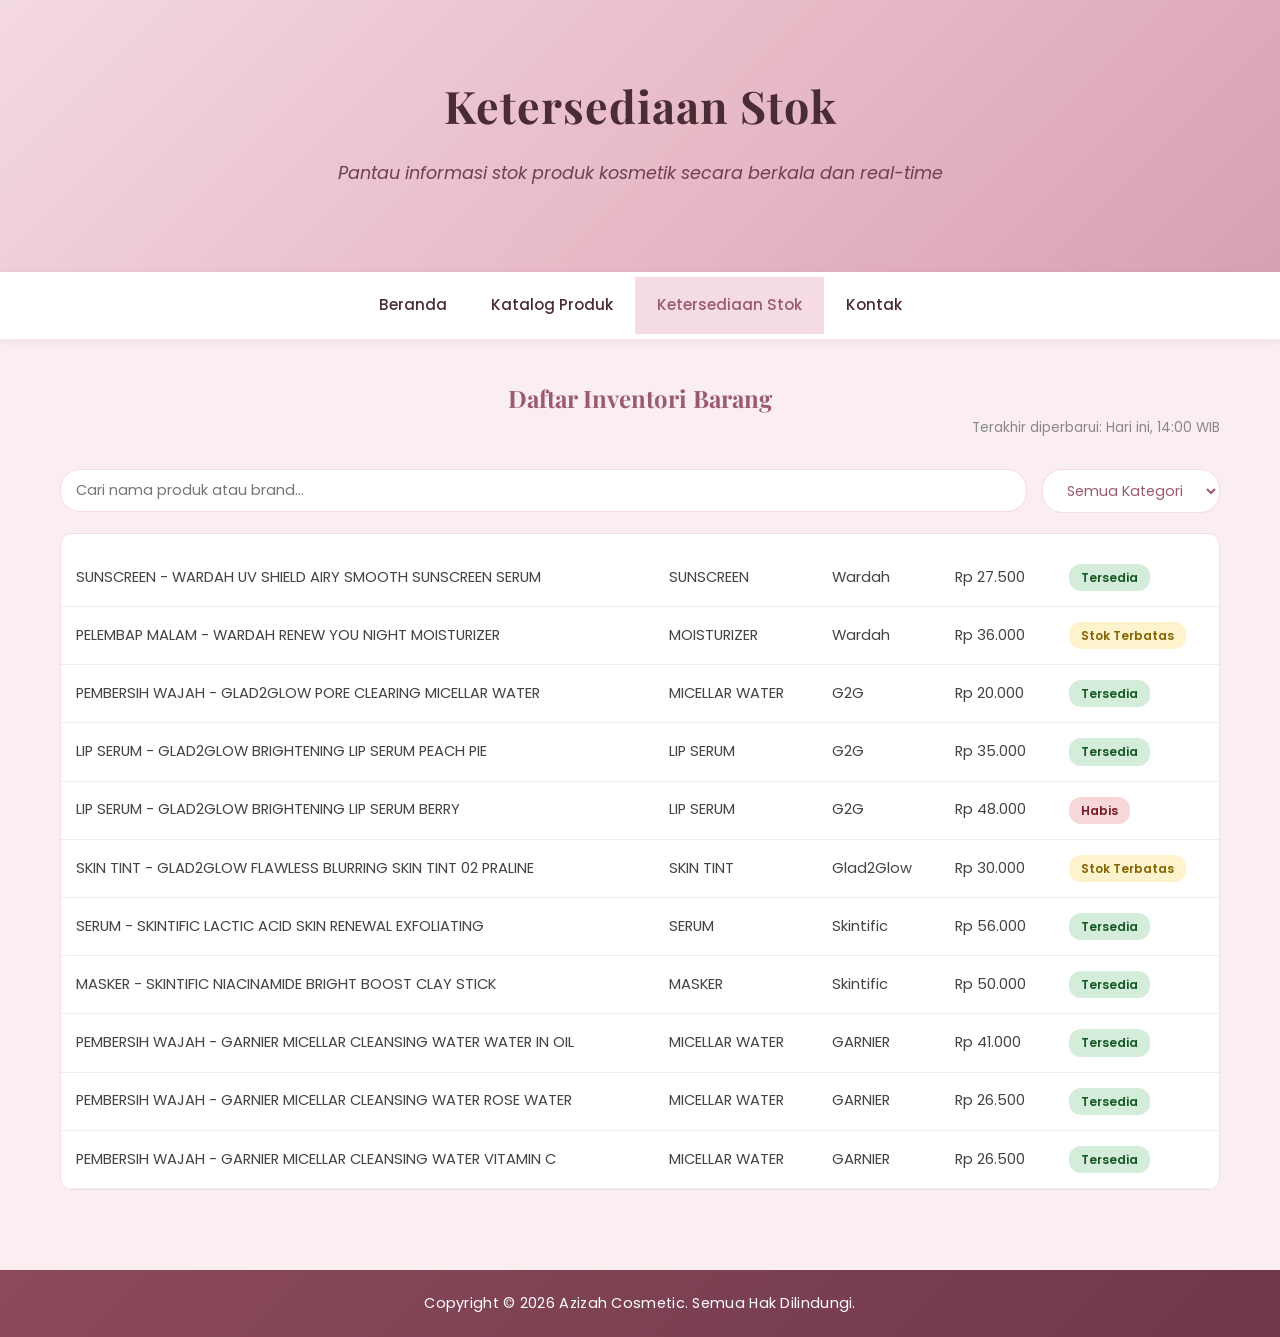
<file: stok.html>
<!DOCTYPE html>
<html lang="id">
<head>
<meta charset="UTF-8">
<meta name="viewport" content="width=device-width, initial-scale=1.0">
<title>Azizah Cosmetic - Ketersediaan Stok</title>
<link rel="preconnect" href="https://fonts.googleapis.com">
<link href="https://fonts.googleapis.com/css2?family=Playfair+Display:ital,wght@0,500;0,600;0,700;1,500&family=Poppins:wght@300;400;500;600&display=swap" rel="stylesheet">
<link rel="stylesheet" href="style.css">
<style>
  /* Fitur Pencarian dan Filter */
  .stok-kontrol {
    display: flex;
    justify-content: space-between;
    align-items: center;
    gap: 15px;
    margin: 30px 0 20px;
    flex-wrap: wrap;
  }

  .search-box {
    flex: 1;
    min-width: 250px;
    position: relative;
  }

  .search-box input {
    width: 100%;
    padding: 10px 15px;
    border: 1px solid var(--pink-soft, #f0dcc7);
    border-radius: 20px;
    font-family: 'Poppins', sans-serif;
    font-size: 0.9rem;
    outline: none;
  }

  .filter-box select {
    padding: 10px 20px;
    border: 1px solid var(--pink-soft, #f0dcc7);
    border-radius: 20px;
    font-family: 'Poppins', sans-serif;
    font-size: 0.9rem;
    background: #fff;
    color: var(--rose-gold-dark, #9B5A70);
    cursor: pointer;
    outline: none;
  }

  /* Desain Tabel Stok */
  .tabel-wrapper {
    background: #fff;
    border-radius: 12px;
    border: 1px solid var(--pink-soft, #f0dcc7);
    overflow-x: auto;
    margin-bottom: 40px;
  }

  table {
    width: 100%;
    border-collapse: collapse;
    font-family: 'Poppins', sans-serif;
    font-size: 0.95rem;
    text-align: left;
  }

  th {
    background-color: var(--pink-blush, #FBEEF1);
    color: var(--rose-gold-dark, #9B5A70);
    font-weight: 600;
    padding: 15px;
    border-bottom: 2px solid var(--pink-soft, #f0dcc7);
  }

  td {
    padding: 15px;
    border-bottom: 1px solid #eee;
    color: #444;
  }

  tr:hover {
    background-color: #fdfaf7;
  }

  /* Badge Status */
  .badge {
    display: inline-block;
    padding: 4px 12px;
    border-radius: 12px;
    font-size: 0.75rem;
    font-weight: 600;
    text-align: center;
  }

  .badge-tersedia {
    background-color: #d4edda;
    color: #155724;
  }

  .badge-terbatas {
    background-color: #fff3cd;
    color: #856404;
  }

  .badge-habis {
    background-color: #f8d7da;
    color: #721c24;
  }

  .keterangan-update {
    font-family: 'Poppins', sans-serif;
    font-size: 0.85rem;
    color: #888;
    text-align: right;
    margin-top: -10px;
    margin-bottom: 30px;
  }
</style>
</head>
<body>

<header id="beranda-header">
  <h1>Ketersediaan Stok</h1>
  <p class="tagline">Pantau informasi stok produk kosmetik secara berkala dan real-time</p>
</header>

<nav class="menu">
  <a href="index.html">Beranda</a>
  <a href="katalog.html">Katalog Produk</a>
  <a href="stok.html" class="active">Ketersediaan Stok</a>
  <a href="kontak.html">Kontak</a>
</nav>

<section id="stok-section" style="max-width: 1200px; margin: 0 auto; padding: 40px 20px;">
  <h2 style="font-family: 'Playfair Display', serif; color: var(--rose-gold-dark, #9B5A70); text-align: center; margin-bottom: 10px;">Daftar Inventori Barang</h2>
  <p class="keterangan-update">Terakhir diperbarui: Hari ini, 14:00 WIB</p>

  <div class="stok-kontrol">
    <div class="search-box">
      <input type="text" id="input-cari" placeholder="Cari nama produk atau brand...">
    </div>
    <div class="filter-box">
      <select id="filter-kategori">
        <option value="semua">Semua Kategori</option>
        <option value="Wardah">Wardah</option>
        <option value="G2G">G2G</option>
        <option value="Skintific">Skintific</option>
        <option value="GARNIER">GARNIER</option>
      </select>
    </div>
  </div>

  <div class="tabel-wrapper">
    <table id="tabel-stok">
      <thead>
        <tr data-kategori="Wardah">
          <td>SUNSCREEN - WARDAH UV SHIELD AIRY SMOOTH SUNSCREEN SERUM</td>
          <td>SUNSCREEN</td>
          <td>Wardah</td>
          <td>Rp 27.500</td>
          <td><span class="badge badge-tersedia">Tersedia</span></td>
        </tr>
        <tr data-kategori="Wardah">
          <td>PELEMBAP MALAM - WARDAH RENEW YOU NIGHT MOISTURIZER</td>
          <td>MOISTURIZER</td>
          <td>Wardah</td>
          <td>Rp 36.000</td>
          <td><span class="badge badge-terbatas">Stok Terbatas</span></td>
        </tr>
        
        <tr data-kategori="G2G">
          <td>PEMBERSIH WAJAH - GLAD2GLOW PORE CLEARING MICELLAR WATER</td>
          <td>MICELLAR WATER</td>
          <td>G2G</td>
          <td>Rp 20.000</td>
          <td><span class="badge badge-tersedia">Tersedia</span></td>
        </tr>
        <tr data-kategori="G2G">
          <td>LIP SERUM - GLAD2GLOW BRIGHTENING LIP SERUM PEACH PIE</td>
          <td>LIP SERUM</td>
          <td>G2G</td>
          <td>Rp 35.000</td>
          <td><span class="badge badge-tersedia">Tersedia</span></td>
        </tr>
        <tr data-kategori="G2G">
          <td>LIP SERUM - GLAD2GLOW BRIGHTENING LIP SERUM BERRY</td>
          <td>LIP SERUM</td>
          <td>G2G</td>
          <td>Rp 48.000</td>
          <td><span class="badge badge-habis">Habis</span></td>
        </tr>
        <tr data-kategori="Glad2Glow">
          <td>SKIN TINT - GLAD2GLOW FLAWLESS BLURRING SKIN TINT 02 PRALINE</td>
          <td>SKIN TINT</td>
          <td>Glad2Glow</td>
          <td>Rp 30.000</td>
          <td><span class="badge badge-terbatas">Stok Terbatas</span></td>
        </tr>

        <tr data-kategori="Skintific">
          <td>SERUM - SKINTIFIC LACTIC ACID SKIN RENEWAL EXFOLIATING</td>
          <td>SERUM</td>
          <td>Skintific</td>
          <td>Rp 56.000</td>
          <td><span class="badge badge-tersedia">Tersedia</span></td>
        </tr>
        <tr data-kategori="Skintific">
          <td>MASKER - SKINTIFIC NIACINAMIDE BRIGHT BOOST CLAY STICK</td>
          <td>MASKER</td>
          <td>Skintific</td>
          <td>Rp 50.000</td>
          <td><span class="badge badge-tersedia">Tersedia</span></td>
        </tr>

        <tr data-kategori="GARNIER">
          <td>PEMBERSIH WAJAH - GARNIER MICELLAR CLEANSING WATER WATER IN OIL</td>
          <td>MICELLAR WATER</td>
          <td>GARNIER</td>
          <td>Rp 41.000</td>
          <td><span class="badge badge-tersedia">Tersedia</span></td>
        </tr>
        <tr data-kategori="GARNIER">
          <td>PEMBERSIH WAJAH - GARNIER MICELLAR CLEANSING WATER ROSE WATER</td>
          <td>MICELLAR WATER</td>
          <td>GARNIER</td>
          <td>Rp 26.500</td>
          <td><span class="badge badge-tersedia">Tersedia</span></td>
        </tr>
        <tr data-kategori="GARNIER">
          <td>PEMBERSIH WAJAH - GARNIER MICELLAR CLEANSING WATER VITAMIN C</td>
          <td>MICELLAR WATER</td>
          <td>GARNIER</td>
          <td>Rp 26.500</td>
          <td><span class="badge badge-tersedia">Tersedia</span></td>
        </tr>
      </tbody>
    </table>
  </div>
</section>

<footer>
  Copyright &copy; 2026 Azizah Cosmetic. Semua Hak Dilindungi.
</footer>

<script>
  const inputCari = document.getElementById('input-cari');
  const filterKategori = document.getElementById('filter-kategori');
  const tabelStok = document.getElementById('tabel-stok');
  const rows = tabelStok.getElementsByTagName('tbody')[0].getElementsByTagName('tr');

  function filterData() {
    const kataKunci = inputCari.value.toLowerCase();
    const kategoriPilihan = filterKategori.value;

    for (let i = 0; i < rows.length; i++) {
      const row = rows[i];
      const namaProduk = row.getElementsByTagName('td')[0].textContent.toLowerCase();
      const brand = row.getElementsByTagName('td')[2].textContent.toLowerCase();
      const kategoriRow = row.getAttribute('data-kategori');

      // Cek kecocokan pencarian teks
      const cocokPencarian = namaProduk.includes(kataKunci) || brand.includes(kataKunci);
      // Cek kecocokan kategori
      const cocokKategori = (kategoriPilihan === 'semua' || kategoriRow === kategoriPilihan);

      if (cocokPencarian && cocokKategori) {
        row.style.display = '';
      } else {
        row.style.display = 'none';
      }
    }
  }

  // Jalankan fungsi filter setiap kali pengguna mengetik atau mengubah select box
  inputCari.addEventListener('input', filterData);
  filterKategori.addEventListener('change', filterData);
</script>

</body>
</html>
</file>
<file: style.css>
:root{
  --pink-blush:#FBEEF1;
  --pink-soft:#F5DBE2;
  --white:#FFFFFF;
  --rose-gold:#B8748A;
  --rose-gold-dark:#9B5A70;
  --text-dark:#4A2C35;
  --text-muted:#8A6572;
}

*{
  box-sizing:border-box;
}

body{
  font-family:'Poppins', sans-serif;
  margin:0;
  background-color:var(--pink-blush);
  color:var(--text-dark);
  line-height:1.6;
}

h1,h2,h3{
  font-family:'Playfair Display', serif;
  margin:0 0 10px 0;
}

a{
  text-decoration:none;
}

header{
  background:linear-gradient(135deg,#F3D9E1 0%,#E7B9C6 55%,#D7A1B4 100%);
  color:var(--text-dark);
  text-align:center;
  padding:70px 20px 60px;
}

header h1{
  font-size:2.8rem;
  letter-spacing:1px;
}

header p.tagline{
  font-size:1.1rem;
  font-style:italic;
  color:#6E4152;
  margin-bottom:25px;
}

.swatches{
  display:flex;
  justify-content:center;
  gap:12px;
  margin:20px 0 30px;
}

.swatches span{
  width:22px;
  height:22px;
  border-radius:50%;
  display:inline-block;
  border:2px solid var(--white);
  box-shadow:0 1px 4px rgba(0,0,0,0.15);
}

.swatch-1{ background:#C97B84; }
.swatch-2{ background:#E4A5A0; }
.swatch-3{ background:#B8748A; }
.swatch-4{ background:#8C4A5C; }
.swatch-5{ background:#E8C4C0; }

.cta-button{
  display:inline-block;
  background-color:var(--rose-gold);
  color:var(--white);
  padding:14px 34px;
  border-radius:30px;
  font-weight:500;
  letter-spacing:0.5px;
  transition:background-color 0.25s ease, transform 0.25s ease;
  border:none;
  cursor:pointer;
}

.cta-button:hover{
  background-color:var(--rose-gold-dark);
  transform:translateY(-2px);
}

.cta-button.outline{
  background-color:transparent;
  border:2px solid var(--rose-gold);
  color:var(--rose-gold-dark);
}

.cta-button.outline:hover{
  background-color:var(--rose-gold);
  color:var(--white);
}

.menu{
  background-color:var(--white);
  text-align:center;
  padding:5px 15px;
  position:sticky;
  top:0;
  z-index:100;
  box-shadow:0 2px 8px rgba(184,116,138,0.15);
  display:flex;
  justify-content:center;
  flex-wrap:wrap;
}

.menu a{
  color:var(--text-dark);
  text-decoration:none;
  padding:16px 22px;
  font-weight:500;
  font-size:0.95rem;
  display:inline-block;
}

.menu a:hover,
.menu a.active{
  background-color:var(--pink-soft);
  color:var(--rose-gold-dark);
}

section{
  max-width:1000px;
  margin:0 auto;
  padding:60px 20px;
  scroll-margin-top:65px;
}

#judul{
  color:var(--rose-gold-dark);
  text-align:center;
  font-size:2rem;
}

.subheading{
  text-align:center;
  color:var(--text-muted);
  max-width:650px;
  margin:0 auto 35px;
}

.highlight{
  color:var(--rose-gold-dark);
  font-weight:600;
}

.info-box{
  background:var(--pink-soft);
  border-radius:14px;
  padding:25px 30px;
  margin-top:35px;
  border-left:4px solid var(--rose-gold);
}

.info-box h3{
  color:var(--rose-gold-dark);
}

.keunggulan{
  display:grid;
  grid-template-columns:repeat(auto-fit, minmax(200px,1fr));
  gap:18px;
  margin-top:20px;
}

.keunggulan .item{
  background:var(--white);
  border-radius:12px;
  padding:20px;
  text-align:center;
  box-shadow:0 2px 10px rgba(184,116,138,0.12);
}

.keunggulan .item strong{
  display:block;
  color:var(--rose-gold-dark);
  font-family:'Playfair Display', serif;
  font-size:1.1rem;
  margin-bottom:6px;
}

.produk-grid{
  display:grid;
  grid-template-columns:repeat(auto-fit, minmax(210px,1fr));
  gap:22px;
  margin-top:30px;
}

.produk-card{
  background:var(--white);
  border-radius:16px;
  overflow:hidden;
  box-shadow:0 4px 16px rgba(184,116,138,0.14);
  text-align:center;
  padding-bottom:20px;
  transition:transform 0.25s ease;
}

.produk-card:hover{
  transform:translateY(-4px);
}

.produk-card .swatch-preview{
  height:110px;
  display:flex;
  align-items:center;
  justify-content:center;
}

.produk-card .swatch-preview span{
  width:56px;
  height:56px;
  border-radius:50%;
  border:3px solid var(--white);
  box-shadow:0 2px 8px rgba(0,0,0,0.15);
}

.produk-card h4{
  font-family:'Playfair Display', serif;
  color:var(--rose-gold-dark);
  margin:14px 0 4px;
  font-size:1.05rem;
}

.produk-card p{
  color:var(--text-muted);
  font-size:0.85rem;
  margin:0;
  padding:0 16px;
}

.cta-center{
  text-align:center;
  margin-top:35px;
}

.formulir{
  margin-top:40px;
  background:var(--white);
  border:1px solid var(--pink-soft);
  border-radius:16px;
  padding:30px;
  box-shadow:0 4px 20px rgba(184,116,138,0.12);
}

.formulir h3{
  color:var(--rose-gold-dark);
  margin-bottom:20px;
}

.form-group{
  margin-bottom:18px;
}

.formulir label{
  display:block;
  margin-bottom:6px;
  font-weight:500;
  font-size:0.9rem;
  color:var(--text-dark);
}

.formulir input[type="text"],
.formulir input[type="email"],
.formulir input[type="number"],
.formulir select{
  width:100%;
  padding:11px 14px;
  border:1px solid var(--pink-soft);
  border-radius:8px;
  font-family:'Poppins', sans-serif;
  font-size:0.95rem;
  background:var(--pink-blush);
  color:var(--text-dark);
}

.formulir input:focus,
.formulir select:focus{
  outline:2px solid var(--rose-gold);
  outline-offset:1px;
}

.formulir small{
  color:var(--text-muted);
  font-size:0.8rem;
}

.formulir input[type="submit"]{
  background-color:var(--rose-gold);
  color:var(--white);
  border:none;
  padding:13px 32px;
  border-radius:30px;
  font-weight:500;
  cursor:pointer;
  transition:background-color 0.25s ease;
}

.formulir input[type="submit"]:hover{
  background-color:var(--rose-gold-dark);
}

.stok-wadah{
  background:var(--white);
  border-radius:16px;
  padding:10px 25px 25px;
  box-shadow:0 4px 20px rgba(184,116,138,0.12);
  overflow-x:auto;
}

table{
  width:100%;
  border-collapse:collapse;
  margin-top:15px;
  min-width:480px;
}

th, td{
  text-align:left;
  padding:12px 14px;
  border-bottom:1px solid var(--pink-soft);
  font-size:0.92rem;
}

th{
  color:var(--rose-gold-dark);
  font-family:'Playfair Display', serif;
  font-weight:600;
}

.status-tersedia{
  color:#3E8E5A;
  font-weight:600;
}

.status-habis{
  color:#B0413E;
  font-weight:600;
}

.status-terbatas{
  color:#C08A2E;
  font-weight:600;
}

.kontak-grid{
  display:grid;
  grid-template-columns:repeat(auto-fit, minmax(220px,1fr));
  gap:20px;
  margin-top:25px;
}

.kontak-grid .item{
  background:var(--white);
  border-radius:12px;
  padding:22px;
  text-align:center;
  box-shadow:0 2px 10px rgba(184,116,138,0.12);
}

.kontak-grid .item strong{
  display:block;
  color:var(--rose-gold-dark);
  margin-bottom:6px;
  font-family:'Playfair Display', serif;
}

footer{
  background:linear-gradient(135deg,#8C4A5C,#6E3849);
  color:var(--white);
  text-align:center;
  padding:22px 15px;
  font-size:0.9rem;
  letter-spacing:0.3px;
}

@media (max-width:600px){
  header h1{ font-size:2.1rem; }
  .menu a{ padding:12px 14px; font-size:0.85rem; }
  section{ padding:45px 16px; }
}
</file>
